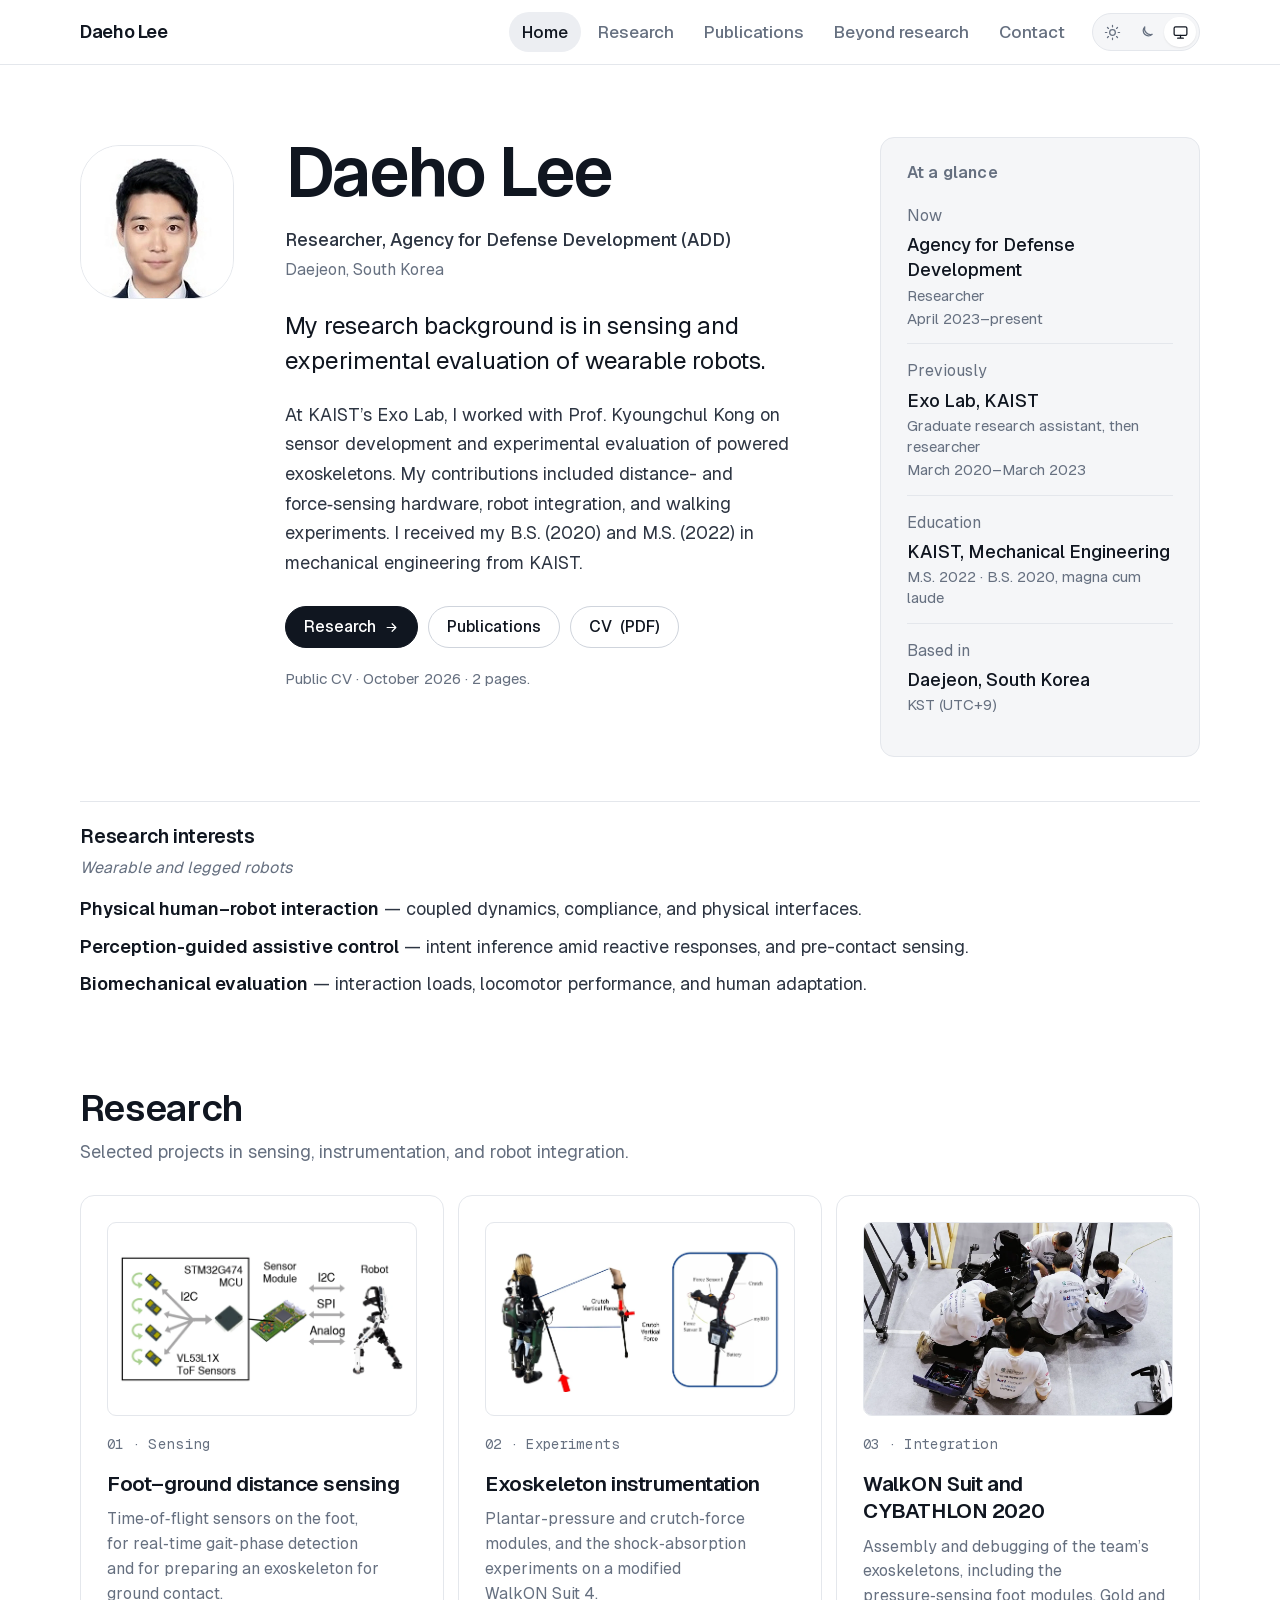
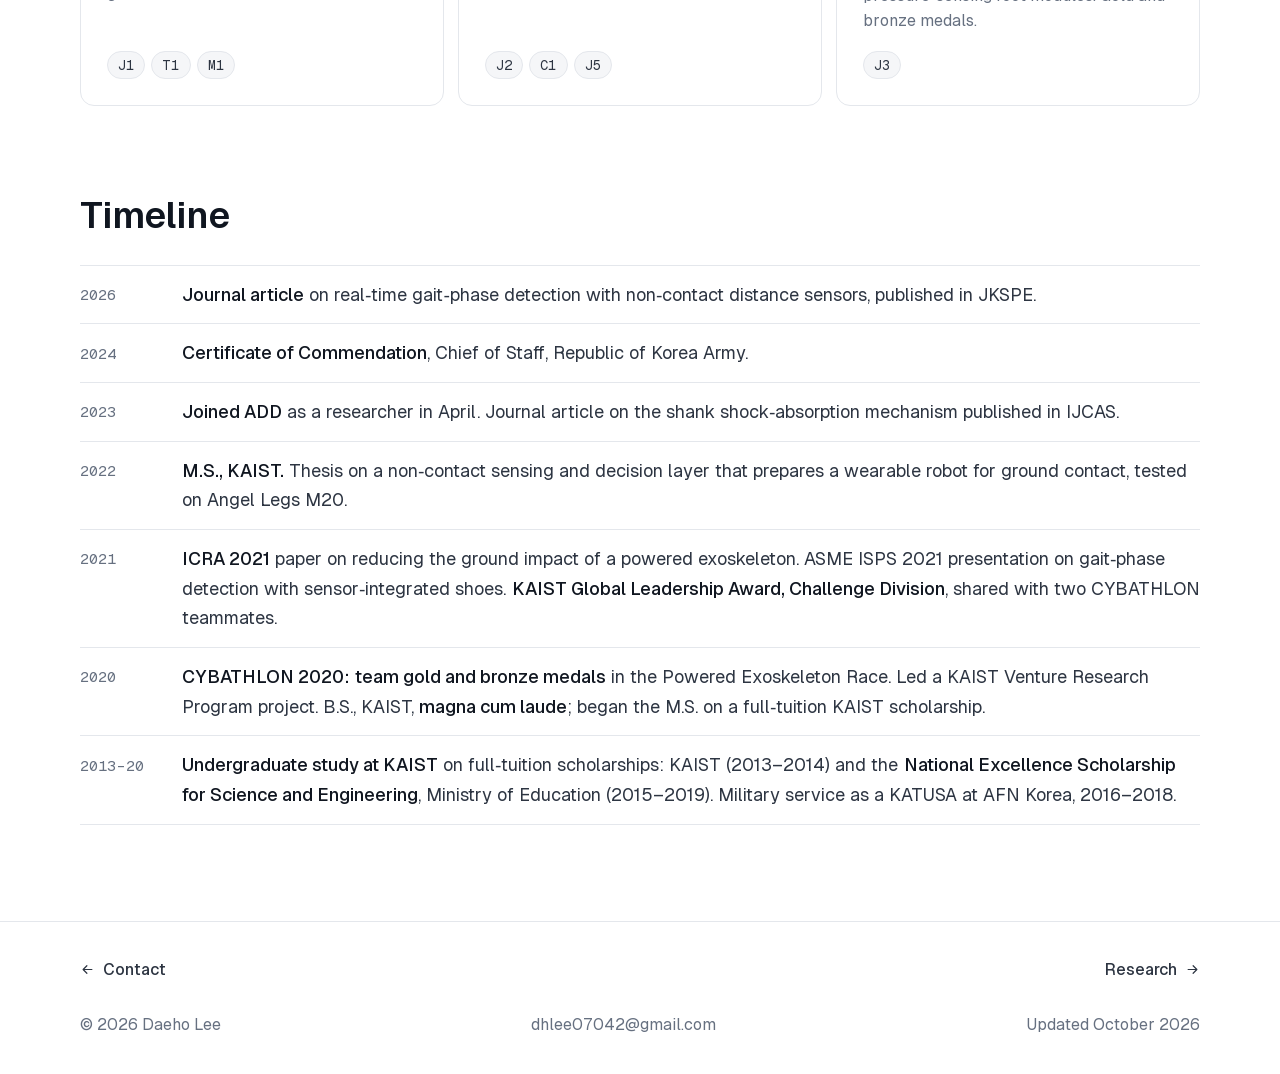
<file: index.html>
<!doctype html>
<html lang="en">
<head>
<meta charset="utf-8">
<meta name="viewport" content="width=device-width,initial-scale=1,viewport-fit=cover">
<meta name="referrer" content="strict-origin-when-cross-origin">
<meta name="site-release" content="2026-10-18.1">
<title>Daeho Lee</title>
<meta name="description" content="Daeho Lee — researcher at the Agency for Defense Development, with a background in wearable-robot sensing and experimental evaluation and research interests in wearable and legged robotics.">
<link rel="canonical" href="https://daeholee.me/">
<meta property="og:type" content="website">
<meta property="og:site_name" content="Daeho Lee">
<meta property="og:title" content="Daeho Lee">
<meta property="og:description" content="Daeho Lee — researcher at the Agency for Defense Development, with a background in wearable-robot sensing and experimental evaluation and research interests in wearable and legged robotics.">
<meta property="og:url" content="https://daeholee.me/">
<meta property="og:image" content="https://daeholee.me/assets/img/og.png">
<meta property="og:image:width" content="1200">
<meta property="og:image:height" content="630">
<meta name="twitter:card" content="summary_large_image">
<meta name="theme-color" content="#ffffff" media="(prefers-color-scheme: light)">
<meta name="theme-color" content="#0d1117" media="(prefers-color-scheme: dark)">
<link rel="icon" href="data:image/svg+xml,%3Csvg xmlns='http://www.w3.org/2000/svg' viewBox='0 0 64 64'%3E%3Crect width='64' height='64' rx='14' fill='%23101620'/%3E%3Ctext x='32' y='44' text-anchor='middle' font-family='system-ui,sans-serif' font-size='34' font-weight='600' fill='%23fff'%3ED%3C/text%3E%3C/svg%3E">
<link rel="preload" href="assets/fonts/Geist-Variable.woff2" as="font" type="font/woff2" crossorigin>
<script id="theme-bootstrap">
(function(){
  'use strict';
  var root=document.documentElement,pref='system';
  try{var s=localStorage.getItem('dhl-portfolio-theme-v1');if(s==='light'||s==='dark'||s==='system')pref=s;}catch(e){}
  root.setAttribute('data-theme-preference',pref);
  if(pref==='system')root.removeAttribute('data-theme');else root.setAttribute('data-theme',pref);
})();
</script>
<link rel="stylesheet" href="styles.css?v=2026-10-18.1">
<script src="app.js?v=2026-10-18.1" defer></script>
<script type="application/ld+json">
{"@context":"https://schema.org","@type":"Person","name":"Daeho Lee","url":"https://daeholee.me/","image":"https://daeholee.me/assets/img/portrait.webp","jobTitle":"Researcher","worksFor":{"@type":"Organization","name":"Agency for Defense Development"},"alumniOf":{"@type":"CollegeOrUniversity","name":"KAIST"},"email":"mailto:dhlee07042@gmail.com","address":{"@type":"PostalAddress","addressLocality":"Daejeon","addressCountry":"KR"}}
</script>
</head>
<body>
<a class="skip-link" href="#main">Skip to content</a>
<header class="site-header">
  <div class="wrap header-row">
    <a class="brand" href="index.html">Daeho Lee</a>
    <div class="header-controls">
      <nav class="site-nav" id="site-nav" data-open="false" aria-label="Main">
        <a href="index.html" aria-current="page">Home</a>
        <a href="research.html">Research</a>
        <a href="publications.html">Publications</a>
        <a href="personal.html">Beyond research</a>
        <a href="contact.html">Contact</a>
      </nav>
      <div class="theme-control" role="group" aria-label="Appearance">
        <button type="button" data-theme-value="light" aria-pressed="false" aria-label="Light" title="Light"><svg viewBox="0 0 24 24" aria-hidden="true"><circle cx="12" cy="12" r="4"/><path d="M12 2v2M12 20v2M4.9 4.9l1.4 1.4M17.7 17.7l1.4 1.4M2 12h2M20 12h2M4.9 19.1l1.4-1.4M17.7 6.3l1.4-1.4"/></svg></button>
        <button type="button" data-theme-value="dark" aria-pressed="false" aria-label="Dark" title="Dark"><svg viewBox="0 0 24 24" aria-hidden="true"><path d="M20 14.5A8.5 8.5 0 0 1 9.5 4a7 7 0 1 0 10.5 10.5z"/></svg></button>
        <button type="button" data-theme-value="system" aria-pressed="false" aria-label="Match system" title="Match system"><svg viewBox="0 0 24 24" aria-hidden="true"><rect x="3" y="4" width="18" height="12" rx="2"/><path d="M8 20h8M12 16v4"/></svg></button>
      </div>
      <button class="menu-toggle" type="button" aria-controls="site-nav" aria-expanded="false" aria-label="Menu"><svg class="icon-open" viewBox="0 0 24 24" aria-hidden="true"><path d="M4 7h16M4 12h16M4 17h16"/></svg><svg class="icon-close" viewBox="0 0 24 24" aria-hidden="true"><path d="M6 6l12 12M18 6 6 18"/></svg></button>
    </div>
  </div>
</header>
<main class="wrap" id="main" tabindex="-1">
<section class="view">
  <div class="hero">
    <img class="portrait" src="assets/img/portrait.webp" alt="Daeho Lee" width="591" height="591">
    <div class="hero-text">
      <h1>Daeho Lee</h1>
      <p class="role">Researcher, Agency for Defense Development (ADD)<span>Daejeon, South Korea</span></p>
      <p class="lede">My research background is in sensing and experimental evaluation of wearable robots.</p>
      <div class="bio prose">
        <p>At KAIST’s Exo Lab, I worked with Prof.&nbsp;Kyoungchul Kong on sensor development and experimental evaluation of powered exoskeletons. My contributions included distance- and force‑sensing hardware, robot integration, and walking experiments. I received my B.S. (2020) and M.S. (2022) in mechanical engineering from KAIST.</p>
      </div>
      <div class="actions">
        <a class="btn primary" href="research.html">Research <svg viewBox="0 0 24 24" aria-hidden="true"><path d="M5 12h14M13 6l6 6-6 6"/></svg></a>
        <a class="btn" href="publications.html">Publications</a>
        <a class="btn" href="Daeho-Lee-CV.pdf" type="application/pdf">CV <span>(PDF)</span></a>
      </div>
      <p class="cv-note">Public CV · October 2026 · 2 pages.</p>
    </div>
    <aside class="facts" aria-labelledby="facts-title">
      <h2 id="facts-title">At a glance</h2>
      <dl>
        <div><dt>Now</dt><dd>Agency for Defense Development<span>Researcher</span><span>April 2023–present</span></dd></div>
        <div><dt>Previously</dt><dd>Exo Lab, KAIST<span>Graduate research assistant, then researcher</span><span>March 2020–March 2023</span></dd></div>
        <div><dt>Education</dt><dd>KAIST, Mechanical Engineering<span>M.S. 2022 · B.S. 2020, magna cum laude</span></dd></div>
        <div><dt>Based in</dt><dd>Daejeon, South Korea<span>KST (UTC+9)</span></dd></div>
      </dl>
    </aside>
  </div>

  <section class="research-interests" id="research-interests" aria-labelledby="interests-title">
    <h2 id="interests-title">Research interests</h2>
    <p class="ri-scope">Wearable and legged robots</p>
    <dl>
      <div class="ri-row"><dt>Physical human–robot interaction</dt><dd>coupled dynamics, compliance, and physical interfaces.</dd></div>
      <div class="ri-row"><dt>Perception-guided assistive control</dt><dd>intent inference amid reactive responses, and pre-contact sensing.</dd></div>
      <div class="ri-row"><dt>Biomechanical evaluation</dt><dd>interaction loads, locomotor performance, and human adaptation.</dd></div>
    </dl>
  </section>

  <section class="section" aria-labelledby="research-title">
    <div class="section-head">
      <h2 id="research-title">Research</h2>
      <p>Selected projects in sensing, instrumentation, and robot integration.</p>
    </div>
    <div class="cards">
      <a class="card" href="research.html#gait-phase">
        <span class="thumb fit"><img src="assets/img/tof-module.webp" alt="" loading="lazy" width="1200" height="541"></span>
        <span class="kicker">01 · Sensing</span>
        <h3>Foot⁠–⁠ground distance sensing</h3>
        <p>Time‑of‑flight sensors on the foot, for real‑time gait‑phase detection and for preparing an exoskeleton for ground contact.</p>
        <span class="chips"><span class="chip">J1</span><span class="chip">T1</span><span class="chip">M1</span></span>
      </a>
      <a class="card" href="research.html#force-sensing">
        <span class="thumb fit"><img src="assets/img/fsr-crutch.webp" alt="" loading="lazy" width="1194" height="605"></span>
        <span class="kicker">02 · Experiments</span>
        <h3>Exoskeleton instrumentation</h3>
        <p>Plantar-pressure and crutch‑force modules, and the shock‑absorption experiments on a modified WalkON Suit&nbsp;4.</p>
        <span class="chips"><span class="chip">J2</span><span class="chip">C1</span><span class="chip">J5</span></span>
      </a>
      <a class="card" href="research.html#cybathlon">
        <span class="thumb"><img src="assets/img/cybathlon-pit.webp" alt="" loading="lazy" width="1200" height="803"></span>
        <span class="kicker">03 · Integration</span>
        <h3>WalkON Suit and CYBATHLON 2020</h3>
        <p>Assembly and debugging of the team’s exoskeletons, including the pressure‑sensing foot modules. Gold and bronze medals.</p>
        <span class="chips"><span class="chip">J3</span></span>
      </a>
    </div>
  </section>

  <section class="section" id="timeline" aria-labelledby="timeline-title">
    <div class="section-head"><h2 id="timeline-title">Timeline</h2></div>
    <ol class="timeline">
      <li><span class="year">2026</span><span class="what"><strong>Journal article</strong> on real‑time gait‑phase detection with non‑contact distance sensors, published in JKSPE.</span></li>
      <li><span class="year">2024</span><span class="what"><strong>Certificate of Commendation</strong>, Chief of Staff, Republic of Korea Army.</span></li>
      <li><span class="year">2023</span><span class="what"><strong>Joined ADD</strong> as a researcher in April. Journal article on the shank shock‑absorption mechanism published in IJCAS.</span></li>
      <li><span class="year">2022</span><span class="what"><strong>M.S., KAIST.</strong> Thesis on a non‑contact sensing and decision layer that prepares a wearable robot for ground contact, tested on Angel Legs&nbsp;M20.</span></li>
      <li><span class="year">2021</span><span class="what"><strong>ICRA 2021</strong> paper on reducing the ground impact of a powered exoskeleton. ASME ISPS 2021 presentation on gait‑phase detection with sensor‑integrated shoes. <span class="honor">KAIST Global Leadership Award, Challenge Division</span>, shared with two CYBATHLON teammates.</span></li>
      <li><span class="year">2020</span><span class="what"><strong>CYBATHLON 2020:</strong> <span class="honor">team gold and bronze medals</span> in the Powered Exoskeleton Race. Led a KAIST Venture Research Program project. B.S., KAIST, <span class="honor">magna cum laude</span>; began the M.S. on a full‑tuition KAIST scholarship.</span></li>
      <li><span class="year">2013–20</span><span class="what"><strong>Undergraduate study at KAIST</strong> on full‑tuition scholarships: KAIST (2013–2014) and the <span class="honor">National Excellence Scholarship for Science and Engineering</span>, Ministry of Education (2015–2019). Military service as a KATUSA at AFN Korea, 2016–2018.</span></li>
    </ol>
  </section>
</section>
</main>
<footer class="site-footer">
  <div class="wrap">
    <nav class="pager" aria-label="Previous and next page">
      <a href="contact.html"><svg viewBox="0 0 24 24" aria-hidden="true"><path d="M19 12H5M11 6l-6 6 6 6"/></svg>Contact</a>
      <a href="research.html">Research<svg viewBox="0 0 24 24" aria-hidden="true"><path d="M5 12h14M13 6l6 6-6 6"/></svg></a>
    </nav>
    <div class="footer-bottom">
      <span>© 2026 Daeho Lee</span>
      <span>dhlee07042@gmail.com</span>
      <span>Updated October 2026</span>
    </div>
  </div>
</footer>
<div class="lightbox" id="lightbox" role="dialog" aria-modal="true" aria-label="Image" hidden>
  <button class="lb-close" type="button" aria-label="Close"><svg viewBox="0 0 24 24" aria-hidden="true"><path d="M6 6l12 12M18 6 6 18"/></svg></button>
  <figure><img alt=""><figcaption></figcaption></figure>
</div>
</body>
</html>
</file>
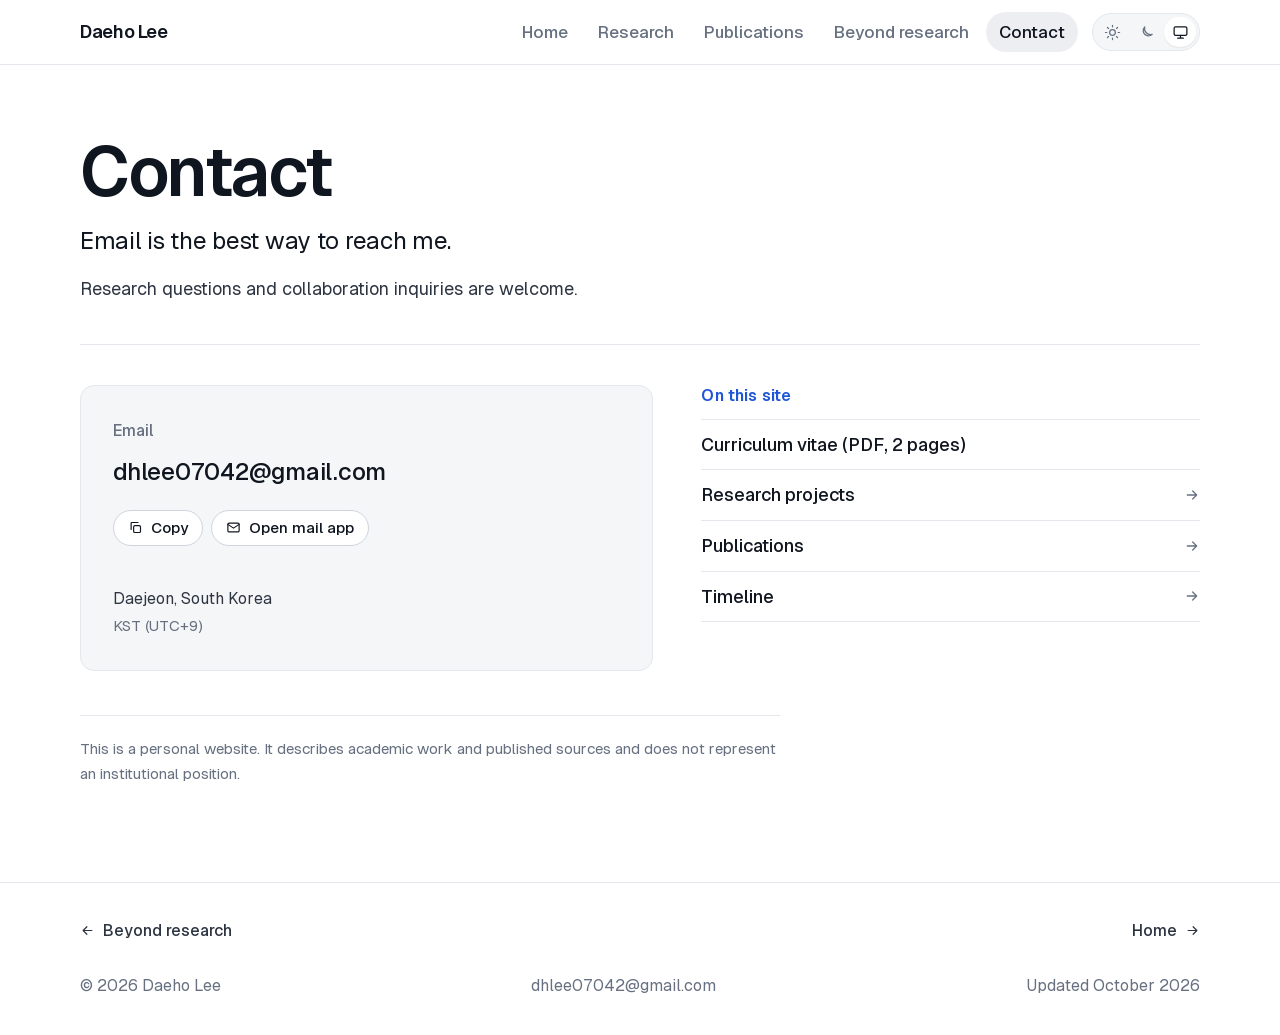
<file: contact.html>
<!doctype html>
<html lang="en">
<head>
<meta charset="utf-8">
<meta name="viewport" content="width=device-width,initial-scale=1,viewport-fit=cover">
<meta name="referrer" content="strict-origin-when-cross-origin">
<meta name="site-release" content="2026-10-18.1">
<title>Contact — Daeho Lee</title>
<meta name="description" content="How to reach Daeho Lee.">
<link rel="canonical" href="https://daeholee.me/contact.html">
<meta property="og:type" content="website">
<meta property="og:site_name" content="Daeho Lee">
<meta property="og:title" content="Contact — Daeho Lee">
<meta property="og:description" content="How to reach Daeho Lee.">
<meta property="og:url" content="https://daeholee.me/contact.html">
<meta property="og:image" content="https://daeholee.me/assets/img/og.png">
<meta property="og:image:width" content="1200">
<meta property="og:image:height" content="630">
<meta name="twitter:card" content="summary_large_image">
<meta name="theme-color" content="#ffffff" media="(prefers-color-scheme: light)">
<meta name="theme-color" content="#0d1117" media="(prefers-color-scheme: dark)">
<link rel="icon" href="data:image/svg+xml,%3Csvg xmlns='http://www.w3.org/2000/svg' viewBox='0 0 64 64'%3E%3Crect width='64' height='64' rx='14' fill='%23101620'/%3E%3Ctext x='32' y='44' text-anchor='middle' font-family='system-ui,sans-serif' font-size='34' font-weight='600' fill='%23fff'%3ED%3C/text%3E%3C/svg%3E">
<link rel="preload" href="assets/fonts/Geist-Variable.woff2" as="font" type="font/woff2" crossorigin>
<script id="theme-bootstrap">
(function(){
  'use strict';
  var root=document.documentElement,pref='system';
  try{var s=localStorage.getItem('dhl-portfolio-theme-v1');if(s==='light'||s==='dark'||s==='system')pref=s;}catch(e){}
  root.setAttribute('data-theme-preference',pref);
  if(pref==='system')root.removeAttribute('data-theme');else root.setAttribute('data-theme',pref);
})();
</script>
<link rel="stylesheet" href="styles.css?v=2026-10-18.1">
<script src="app.js?v=2026-10-18.1" defer></script>
</head>
<body>
<a class="skip-link" href="#main">Skip to content</a>
<header class="site-header">
  <div class="wrap header-row">
    <a class="brand" href="index.html">Daeho Lee</a>
    <div class="header-controls">
      <nav class="site-nav" id="site-nav" data-open="false" aria-label="Main">
        <a href="index.html">Home</a>
        <a href="research.html">Research</a>
        <a href="publications.html">Publications</a>
        <a href="personal.html">Beyond research</a>
        <a href="contact.html" aria-current="page">Contact</a>
      </nav>
      <div class="theme-control" role="group" aria-label="Appearance">
        <button type="button" data-theme-value="light" aria-pressed="false" aria-label="Light" title="Light"><svg viewBox="0 0 24 24" aria-hidden="true"><circle cx="12" cy="12" r="4"/><path d="M12 2v2M12 20v2M4.9 4.9l1.4 1.4M17.7 17.7l1.4 1.4M2 12h2M20 12h2M4.9 19.1l1.4-1.4M17.7 6.3l1.4-1.4"/></svg></button>
        <button type="button" data-theme-value="dark" aria-pressed="false" aria-label="Dark" title="Dark"><svg viewBox="0 0 24 24" aria-hidden="true"><path d="M20 14.5A8.5 8.5 0 0 1 9.5 4a7 7 0 1 0 10.5 10.5z"/></svg></button>
        <button type="button" data-theme-value="system" aria-pressed="false" aria-label="Match system" title="Match system"><svg viewBox="0 0 24 24" aria-hidden="true"><rect x="3" y="4" width="18" height="12" rx="2"/><path d="M8 20h8M12 16v4"/></svg></button>
      </div>
      <button class="menu-toggle" type="button" aria-controls="site-nav" aria-expanded="false" aria-label="Menu"><svg class="icon-open" viewBox="0 0 24 24" aria-hidden="true"><path d="M4 7h16M4 12h16M4 17h16"/></svg><svg class="icon-close" viewBox="0 0 24 24" aria-hidden="true"><path d="M6 6l12 12M18 6 6 18"/></svg></button>
    </div>
  </div>
</header>
<main class="wrap" id="main" tabindex="-1">
<section class="view">
  <header class="page-head">
    <div>
      <h1>Contact</h1>
      <p class="lede">Email is the best way to reach me.</p>
      <p class="intro">Research questions and collaboration inquiries are welcome.</p>
    </div>
  </header>

  <div class="contact">
    <section class="contact-card" aria-labelledby="email-label">
      <p class="label" id="email-label">Email</p>
      <p class="email">dhlee07042@gmail.com</p>
      <div class="row">
        <button class="btn small" type="button" data-copy="dhlee07042@gmail.com" aria-describedby="copy-status"><svg viewBox="0 0 24 24" aria-hidden="true"><rect x="9" y="9" width="11" height="11" rx="2"/><path d="M5 15V5a1 1 0 0 1 1-1h10"/></svg>Copy</button>
        <a class="btn small" href="mailto:dhlee07042@gmail.com"><svg viewBox="0 0 24 24" aria-hidden="true"><rect x="3" y="5" width="18" height="14" rx="2"/><path d="m3 7 9 6 9-6"/></svg>Open mail app</a>
      </div>
      <p class="status" id="copy-status" role="status" aria-live="polite"></p>
      <p class="where">Daejeon, South Korea<span>KST (UTC+9)</span></p>
    </section>
    <aside aria-labelledby="elsewhere-title">
      <h2 class="eyebrow" id="elsewhere-title">On this site</h2>
      <ul class="links-list">
        <li><a href="Daeho-Lee-CV.pdf" type="application/pdf">Curriculum vitae (PDF, 2 pages)</a></li>
        <li><a href="research.html">Research projects <svg viewBox="0 0 24 24" aria-hidden="true"><path d="M5 12h14M13 6l6 6-6 6"/></svg></a></li>
        <li><a href="publications.html">Publications <svg viewBox="0 0 24 24" aria-hidden="true"><path d="M5 12h14M13 6l6 6-6 6"/></svg></a></li>
        <li><a href="index.html#timeline">Timeline <svg viewBox="0 0 24 24" aria-hidden="true"><path d="M5 12h14M13 6l6 6-6 6"/></svg></a></li>
      </ul>
    </aside>
  </div>

  <p class="note">This is a personal website. It describes academic work and published sources and does not represent an institutional position.</p>
</section>
</main>
<footer class="site-footer">
  <div class="wrap">
    <nav class="pager" aria-label="Previous and next page">
      <a href="personal.html"><svg viewBox="0 0 24 24" aria-hidden="true"><path d="M19 12H5M11 6l-6 6 6 6"/></svg>Beyond research</a>
      <a href="index.html">Home<svg viewBox="0 0 24 24" aria-hidden="true"><path d="M5 12h14M13 6l6 6-6 6"/></svg></a>
    </nav>
    <div class="footer-bottom">
      <span>© 2026 Daeho Lee</span>
      <span>dhlee07042@gmail.com</span>
      <span>Updated October 2026</span>
    </div>
  </div>
</footer>
<div class="lightbox" id="lightbox" role="dialog" aria-modal="true" aria-label="Image" hidden>
  <button class="lb-close" type="button" aria-label="Close"><svg viewBox="0 0 24 24" aria-hidden="true"><path d="M6 6l12 12M18 6 6 18"/></svg></button>
  <figure><img alt=""><figcaption></figcaption></figure>
</div>
</body>
</html>
</file>
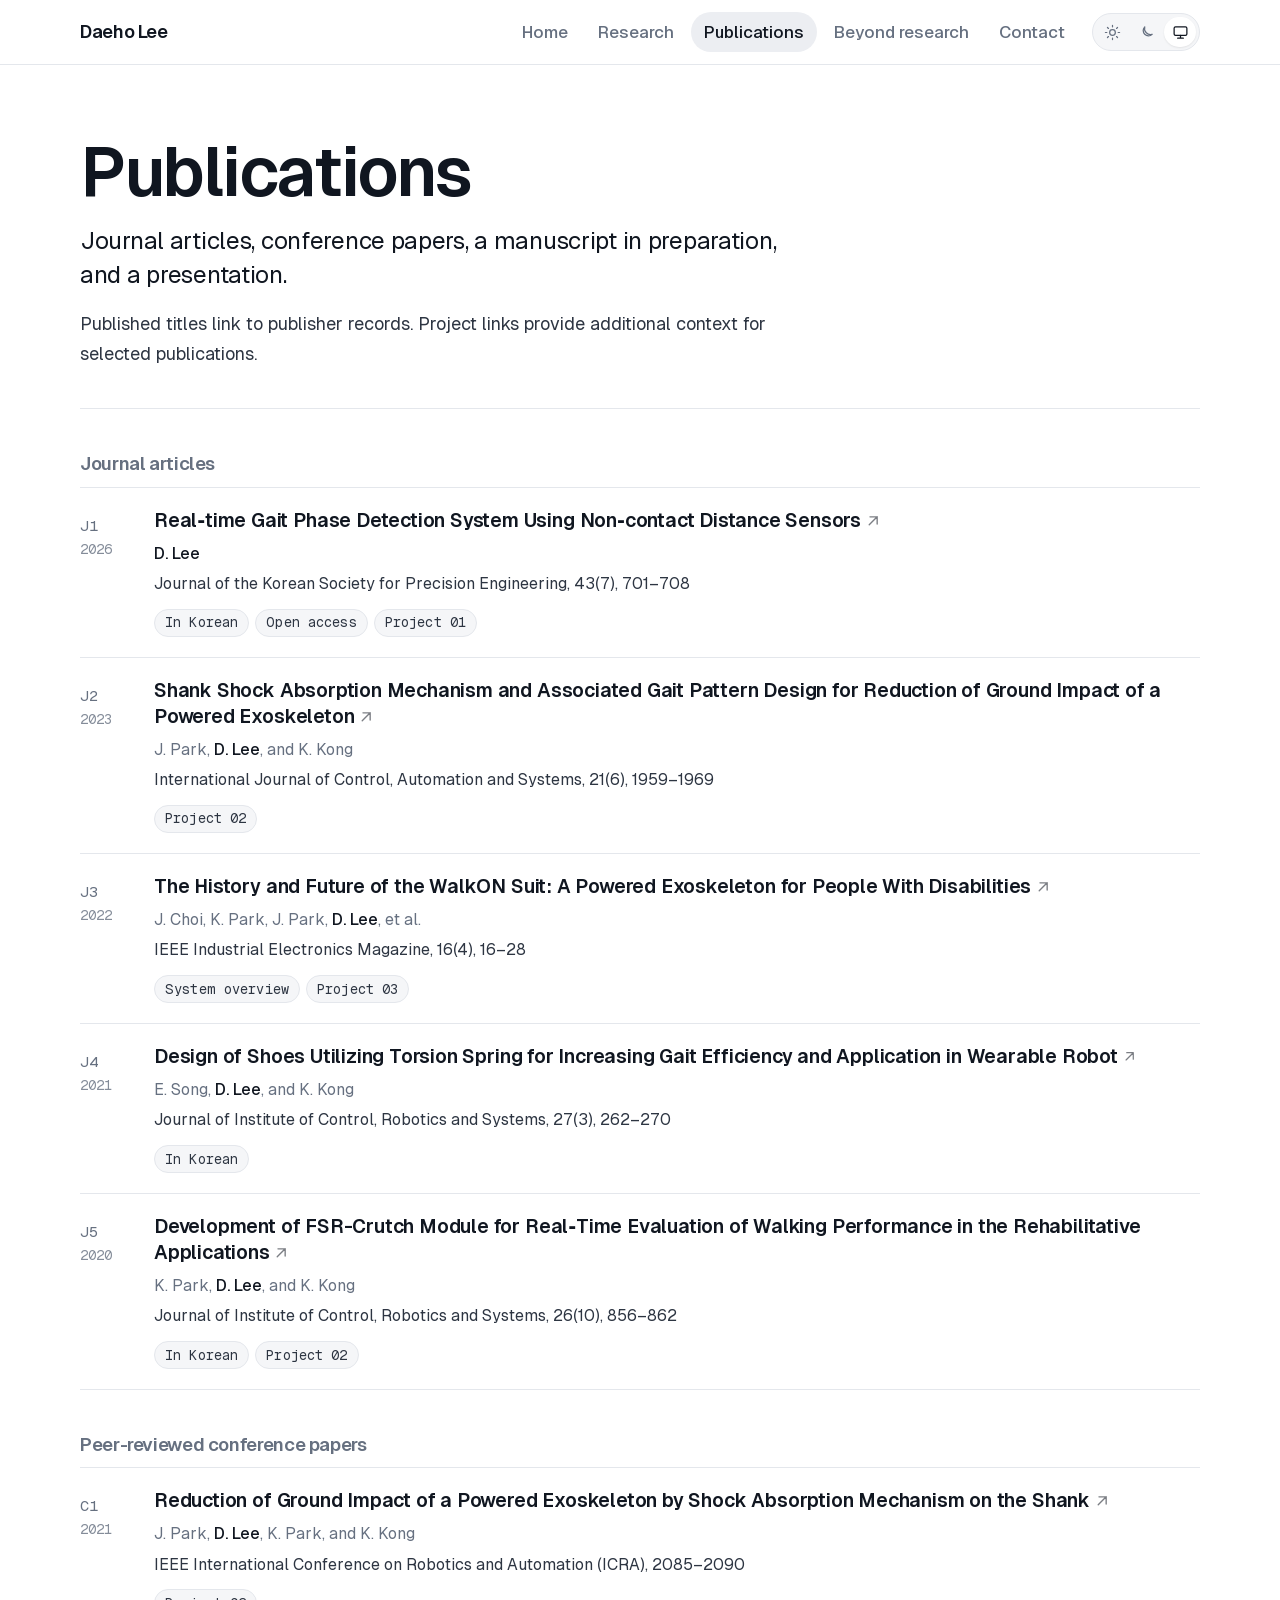
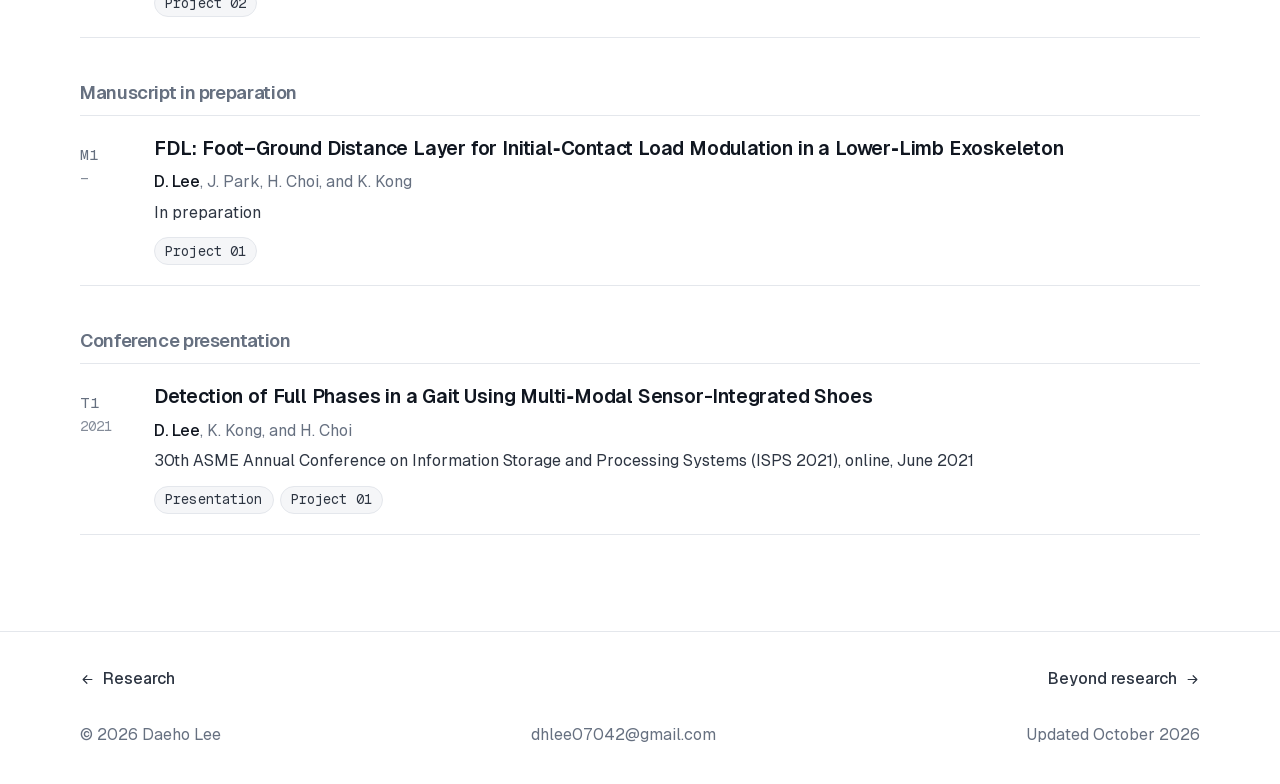
<file: publications.html>
<!doctype html>
<html lang="en">
<head>
<meta charset="utf-8">
<meta name="viewport" content="width=device-width,initial-scale=1,viewport-fit=cover">
<meta name="referrer" content="strict-origin-when-cross-origin">
<meta name="site-release" content="2026-10-18.1">
<title>Publications — Daeho Lee</title>
<meta name="description" content="Journal articles, conference papers, and presentations by Daeho Lee.">
<link rel="canonical" href="https://daeholee.me/publications.html">
<meta property="og:type" content="website">
<meta property="og:site_name" content="Daeho Lee">
<meta property="og:title" content="Publications — Daeho Lee">
<meta property="og:description" content="Journal articles, conference papers, and presentations by Daeho Lee.">
<meta property="og:url" content="https://daeholee.me/publications.html">
<meta property="og:image" content="https://daeholee.me/assets/img/og.png">
<meta property="og:image:width" content="1200">
<meta property="og:image:height" content="630">
<meta name="twitter:card" content="summary_large_image">
<meta name="theme-color" content="#ffffff" media="(prefers-color-scheme: light)">
<meta name="theme-color" content="#0d1117" media="(prefers-color-scheme: dark)">
<link rel="icon" href="data:image/svg+xml,%3Csvg xmlns='http://www.w3.org/2000/svg' viewBox='0 0 64 64'%3E%3Crect width='64' height='64' rx='14' fill='%23101620'/%3E%3Ctext x='32' y='44' text-anchor='middle' font-family='system-ui,sans-serif' font-size='34' font-weight='600' fill='%23fff'%3ED%3C/text%3E%3C/svg%3E">
<link rel="preload" href="assets/fonts/Geist-Variable.woff2" as="font" type="font/woff2" crossorigin>
<script id="theme-bootstrap">
(function(){
  'use strict';
  var root=document.documentElement,pref='system';
  try{var s=localStorage.getItem('dhl-portfolio-theme-v1');if(s==='light'||s==='dark'||s==='system')pref=s;}catch(e){}
  root.setAttribute('data-theme-preference',pref);
  if(pref==='system')root.removeAttribute('data-theme');else root.setAttribute('data-theme',pref);
})();
</script>
<link rel="stylesheet" href="styles.css?v=2026-10-18.1">
<script src="app.js?v=2026-10-18.1" defer></script>
</head>
<body>
<a class="skip-link" href="#main">Skip to content</a>
<header class="site-header">
  <div class="wrap header-row">
    <a class="brand" href="index.html">Daeho Lee</a>
    <div class="header-controls">
      <nav class="site-nav" id="site-nav" data-open="false" aria-label="Main">
        <a href="index.html">Home</a>
        <a href="research.html">Research</a>
        <a href="publications.html" aria-current="page">Publications</a>
        <a href="personal.html">Beyond research</a>
        <a href="contact.html">Contact</a>
      </nav>
      <div class="theme-control" role="group" aria-label="Appearance">
        <button type="button" data-theme-value="light" aria-pressed="false" aria-label="Light" title="Light"><svg viewBox="0 0 24 24" aria-hidden="true"><circle cx="12" cy="12" r="4"/><path d="M12 2v2M12 20v2M4.9 4.9l1.4 1.4M17.7 17.7l1.4 1.4M2 12h2M20 12h2M4.9 19.1l1.4-1.4M17.7 6.3l1.4-1.4"/></svg></button>
        <button type="button" data-theme-value="dark" aria-pressed="false" aria-label="Dark" title="Dark"><svg viewBox="0 0 24 24" aria-hidden="true"><path d="M20 14.5A8.5 8.5 0 0 1 9.5 4a7 7 0 1 0 10.5 10.5z"/></svg></button>
        <button type="button" data-theme-value="system" aria-pressed="false" aria-label="Match system" title="Match system"><svg viewBox="0 0 24 24" aria-hidden="true"><rect x="3" y="4" width="18" height="12" rx="2"/><path d="M8 20h8M12 16v4"/></svg></button>
      </div>
      <button class="menu-toggle" type="button" aria-controls="site-nav" aria-expanded="false" aria-label="Menu"><svg class="icon-open" viewBox="0 0 24 24" aria-hidden="true"><path d="M4 7h16M4 12h16M4 17h16"/></svg><svg class="icon-close" viewBox="0 0 24 24" aria-hidden="true"><path d="M6 6l12 12M18 6 6 18"/></svg></button>
    </div>
  </div>
</header>
<main class="wrap" id="main" tabindex="-1">
<section class="view">
  <header class="page-head">
    <div>
      <h1>Publications</h1>
      <p class="lede">Journal articles, conference papers, a manuscript in preparation, and a presentation.</p>
      <p class="intro">Published titles link to publisher records. Project links provide additional context for selected publications.</p>
    </div>
  </header>

  <section class="pub-group"><h2>Journal articles</h2><ol class="pub-list">
<li class="pub" id="J1">
  <span class="id">J1<small>2026</small></span>
  <div>
    <h3><a class="ext" href="https://doi.org/10.7736/JKSPE.026.00011" target="_blank" rel="noopener">Real‑time Gait Phase Detection System Using Non‑contact Distance Sensors</a></h3>
    <p class="authors"><strong>D. Lee</strong></p>
    <p class="venue">Journal of the Korean Society for Precision Engineering, 43(7), 701–708</p>
    <div class="links"><span class="chip">In Korean</span><span class="chip">Open access</span><a class="chip" href="research.html#gait-phase">Project 01</a></div>
  </div>
</li>
<li class="pub" id="J2">
  <span class="id">J2<small>2023</small></span>
  <div>
    <h3><a class="ext" href="https://doi.org/10.1007/s12555-022-0905-y" target="_blank" rel="noopener">Shank Shock Absorption Mechanism and Associated Gait Pattern Design for Reduction of Ground Impact of a Powered Exoskeleton</a></h3>
    <p class="authors">J. Park, <strong>D. Lee</strong>, and K. Kong</p>
    <p class="venue">International Journal of Control, Automation and Systems, 21(6), 1959–1969</p>
    <div class="links"><a class="chip" href="research.html#force-sensing">Project 02</a></div>
  </div>
</li>
<li class="pub" id="J3">
  <span class="id">J3<small>2022</small></span>
  <div>
    <h3><a class="ext" href="https://doi.org/10.1109/MIE.2021.3113267" target="_blank" rel="noopener">The History and Future of the WalkON Suit: A Powered Exoskeleton for People With Disabilities</a></h3>
    <p class="authors">J. Choi, K. Park, J. Park, <strong>D. Lee</strong>, et al.</p>
    <p class="venue">IEEE Industrial Electronics Magazine, 16(4), 16–28</p>
    <div class="links"><span class="chip">System overview</span><a class="chip" href="research.html#cybathlon">Project 03</a></div>
  </div>
</li>
<li class="pub" id="J4">
  <span class="id">J4<small>2021</small></span>
  <div>
    <h3><a class="ext" href="https://doi.org/10.5302/J.ICROS.2021.21.0006" target="_blank" rel="noopener">Design of Shoes Utilizing Torsion Spring for Increasing Gait Efficiency and Application in Wearable Robot</a></h3>
    <p class="authors">E. Song, <strong>D. Lee</strong>, and K. Kong</p>
    <p class="venue">Journal of Institute of Control, Robotics and Systems, 27(3), 262–270</p>
    <div class="links"><span class="chip">In Korean</span></div>
  </div>
</li>
<li class="pub" id="J5">
  <span class="id">J5<small>2020</small></span>
  <div>
    <h3><a class="ext" href="https://doi.org/10.5302/J.ICROS.2020.20.0113" target="_blank" rel="noopener">Development of FSR-Crutch Module for Real‑Time Evaluation of Walking Performance in the Rehabilitative Applications</a></h3>
    <p class="authors">K. Park, <strong>D. Lee</strong>, and K. Kong</p>
    <p class="venue">Journal of Institute of Control, Robotics and Systems, 26(10), 856–862</p>
    <div class="links"><span class="chip">In Korean</span><a class="chip" href="research.html#force-sensing">Project 02</a></div>
  </div>
</li>
  </ol></section>

  <section class="pub-group"><h2>Peer-reviewed conference papers</h2><ol class="pub-list">
<li class="pub" id="C1">
  <span class="id">C1<small>2021</small></span>
  <div>
    <h3><a class="ext" href="https://doi.org/10.1109/ICRA48506.2021.9561153" target="_blank" rel="noopener">Reduction of Ground Impact of a Powered Exoskeleton by Shock Absorption Mechanism on the Shank</a></h3>
    <p class="authors">J. Park, <strong>D. Lee</strong>, K. Park, and K. Kong</p>
    <p class="venue">IEEE International Conference on Robotics and Automation (ICRA), 2085–2090</p>
    <div class="links"><a class="chip" href="research.html#force-sensing">Project 02</a></div>
  </div>
</li>
  </ol></section>

  <section class="pub-group"><h2>Manuscript in preparation</h2><ol class="pub-list">
<li class="pub" id="M1">
  <span class="id">M1<small>—</small></span>
  <div>
    <h3>FDL: Foot⁠–⁠Ground Distance Layer for Initial‑Contact Load Modulation in a Lower‑Limb Exoskeleton</h3>
    <p class="authors"><strong>D. Lee</strong>, J. Park, H. Choi, and K. Kong</p>
    <p class="venue">In preparation</p>
    <div class="links"><a class="chip" href="research.html#initial-contact">Project 01</a></div>
  </div>
</li>
  </ol></section>

  <section class="pub-group"><h2>Conference presentation</h2><ol class="pub-list">
<li class="pub" id="T1">
  <span class="id">T1<small>2021</small></span>
  <div>
    <h3>Detection of Full Phases in a Gait Using Multi‑Modal Sensor-Integrated Shoes</h3>
    <p class="authors"><strong>D. Lee</strong>, K. Kong, and H. Choi</p>
    <p class="venue">30th ASME Annual Conference on Information Storage and Processing Systems (ISPS 2021), online, June 2021</p>
    <div class="links"><span class="chip">Presentation</span><a class="chip" href="research.html#gait-phase">Project 01</a></div>
  </div>
</li>
  </ol></section>
</section>
</main>
<footer class="site-footer">
  <div class="wrap">
    <nav class="pager" aria-label="Previous and next page">
      <a href="research.html"><svg viewBox="0 0 24 24" aria-hidden="true"><path d="M19 12H5M11 6l-6 6 6 6"/></svg>Research</a>
      <a href="personal.html">Beyond research<svg viewBox="0 0 24 24" aria-hidden="true"><path d="M5 12h14M13 6l6 6-6 6"/></svg></a>
    </nav>
    <div class="footer-bottom">
      <span>© 2026 Daeho Lee</span>
      <span>dhlee07042@gmail.com</span>
      <span>Updated October 2026</span>
    </div>
  </div>
</footer>
<div class="lightbox" id="lightbox" role="dialog" aria-modal="true" aria-label="Image" hidden>
  <button class="lb-close" type="button" aria-label="Close"><svg viewBox="0 0 24 24" aria-hidden="true"><path d="M6 6l12 12M18 6 6 18"/></svg></button>
  <figure><img alt=""><figcaption></figcaption></figure>
</div>
</body>
</html>
</file>
<file: styles.css>
/* daeholee.me — site styles. Release 2026-10-18.1 */

@font-face{font-family:"Geist";src:url("assets/fonts/Geist-Variable.woff2") format("woff2");font-weight:100 900;font-style:normal;font-display:swap}
@font-face{font-family:"Geist Mono";src:url("assets/fonts/GeistMono-Variable.woff2") format("woff2");font-weight:100 900;font-style:normal;font-display:swap}

/* ---------- Tokens ---------- */
:root{
  color-scheme:light;
  --bg:#ffffff;
  --bg-2:#f5f6f8;
  --bg-3:#eceef2;
  --ink:#101620;
  --ink-2:#2d3542;
  --muted:#667080;
  --line:#e4e7ec;
  --line-2:#cfd4dc;
  --accent:#1f56d6;
  --accent-ink:#ffffff;
  --accent-soft:#e9f0ff;
  --shadow:0 1px 2px rgba(16,22,32,.04),0 8px 24px rgba(16,22,32,.06);
  --font:"Geist",ui-sans-serif,system-ui,-apple-system,"Segoe UI",Roboto,"Helvetica Neue",Arial,sans-serif;
  --mono:"Geist Mono",ui-monospace,SFMono-Regular,Menlo,Consolas,monospace;
  --gutter:clamp(18px,4vw,48px);
  --measure:1120px;
  --r:14px;
  --r-s:9px;
  --h1:clamp(2.45rem,1.6rem + 3.4vw,4.4rem);
  --h2:clamp(1.65rem,1.3rem + 1.4vw,2.3rem);
  --h3:clamp(1.2rem,1.1rem + 0.45vw,1.45rem);
  --lede:clamp(1.2rem,1.08rem + 0.6vw,1.5rem);
  --body:clamp(1.0625rem,1rem + 0.3vw,1.125rem);
  --label:1rem;
  --small:0.95rem;
  --header-h:64px;
}
@media (prefers-color-scheme:dark){
  :root:not([data-theme=light]){
    color-scheme:dark;
    --bg:#0d1117;--bg-2:#141a22;--bg-3:#1b232d;
    --ink:#e8ecf1;--ink-2:#c3c9d2;--muted:#8f9aa8;
    --line:#222b36;--line-2:#303b48;
    --accent:#7ea6ff;--accent-ink:#0b1424;--accent-soft:#16233a;
    --shadow:0 1px 2px rgba(0,0,0,.3),0 8px 24px rgba(0,0,0,.35);
  }
}
:root[data-theme=dark]{
  color-scheme:dark;
  --bg:#0d1117;--bg-2:#141a22;--bg-3:#1b232d;
  --ink:#e8ecf1;--ink-2:#c3c9d2;--muted:#8f9aa8;
  --line:#222b36;--line-2:#303b48;
  --accent:#7ea6ff;--accent-ink:#0b1424;--accent-soft:#16233a;
  --shadow:0 1px 2px rgba(0,0,0,.3),0 8px 24px rgba(0,0,0,.35);
}

/* ---------- Base ---------- */
*,*::before,*::after{box-sizing:border-box}
html{scroll-padding-top:calc(var(--header-h) + 16px);-webkit-text-size-adjust:100%}
body{
  margin:0;background:var(--bg);color:var(--ink);
  font-family:var(--font);font-size:var(--body);line-height:1.65;
  -webkit-font-smoothing:antialiased;text-rendering:optimizeLegibility;
  font-feature-settings:"ss01","cv11";
}
button,select,input{font:inherit;color:inherit}
button{cursor:pointer}
img,svg,video{max-width:100%;height:auto}
img{display:block}
[hidden]{display:none!important}
h1,h2,h3,h4,p,figure,dl,dd{margin:0}
h1,h2,h3,h4{font-weight:600;line-height:1.15;letter-spacing:-.02em;text-wrap:balance}
h1{font-size:var(--h1);letter-spacing:-.035em;line-height:1.02}
h2{font-size:var(--h2)}
h3{font-size:var(--h3);line-height:1.3}
p{text-wrap:pretty}
p+p{margin-top:.9em}
ul,ol{margin:0;padding-left:1.25em}
li+li{margin-top:.35em}
strong{font-weight:600}
em{font-style:italic}
:focus-visible{outline:2px solid var(--accent);outline-offset:3px;border-radius:4px}
::selection{background:var(--accent-soft);color:var(--ink)}

/* Links: quiet by default. Running-text links get a hairline underline in the
   muted color; the color only changes on hover. External links show a small
   arrow glyph via .ext, never an underline+blue+arrow stack. */
a{color:inherit;text-decoration:none}
.prose a,.inline-link{
  color:var(--ink);text-decoration:underline;text-decoration-color:var(--line-2);
  text-decoration-thickness:1px;text-underline-offset:.22em;
  transition:text-decoration-color .15s,color .15s;
}
.prose a:hover,.inline-link:hover{color:var(--accent);text-decoration-color:var(--accent)}
.ext::after{
  content:"";display:inline-block;width:.62em;height:.62em;margin-left:.3em;vertical-align:0;
  background:currentColor;
  -webkit-mask:url("data:image/svg+xml,%3Csvg xmlns='http://www.w3.org/2000/svg' viewBox='0 0 16 16'%3E%3Cpath d='M4 2.5h9.5V12M13.5 2.5 3 13' fill='none' stroke='%23000' stroke-width='1.8' stroke-linecap='round' stroke-linejoin='round'/%3E%3C/svg%3E") center/contain no-repeat;
  mask:url("data:image/svg+xml,%3Csvg xmlns='http://www.w3.org/2000/svg' viewBox='0 0 16 16'%3E%3Cpath d='M4 2.5h9.5V12M13.5 2.5 3 13' fill='none' stroke='%23000' stroke-width='1.8' stroke-linecap='round' stroke-linejoin='round'/%3E%3C/svg%3E") center/contain no-repeat;
  opacity:.55;
}
a:hover .ext::after,.ext:hover::after{opacity:1}

.wrap{width:min(var(--measure),calc(100% - 2*var(--gutter)));margin-inline:auto}
.prose{max-width:66ch}
.muted{color:var(--muted)}
.small{font-size:var(--small)}
.mono{font-family:var(--mono);font-variant-numeric:tabular-nums}
.nowrap{white-space:nowrap}
.eyebrow{
  font-size:var(--label);font-weight:600;letter-spacing:.01em;color:var(--accent);
  margin-bottom:.7rem;line-height:1.4;
}
.lede{font-size:var(--lede);line-height:1.45;letter-spacing:-.012em;color:var(--ink);max-width:36ch}
.sr-only{position:absolute!important;width:1px;height:1px;margin:-1px;padding:0;overflow:hidden;clip:rect(0,0,0,0);white-space:nowrap;border:0}
.skip-link{position:fixed;left:16px;top:-100px;z-index:100;background:var(--bg);color:var(--ink);padding:10px 16px;border:1px solid var(--line);border-radius:var(--r-s)}
.skip-link:focus{top:12px}

/* ---------- Header ---------- */
.site-header{
  position:sticky;top:0;z-index:20;
  background:color-mix(in srgb,var(--bg) 84%,transparent);
  -webkit-backdrop-filter:saturate(1.6) blur(14px);backdrop-filter:saturate(1.6) blur(14px);
  border-bottom:1px solid var(--line);
}
@supports not (color-mix(in srgb,#fff 50%,transparent)){.site-header{background:var(--bg)}}
.header-row{min-height:var(--header-h);display:flex;align-items:center;justify-content:space-between;gap:16px}
.brand{font-weight:600;font-size:1.125rem;letter-spacing:-.02em;color:var(--ink);white-space:nowrap;padding:8px 0}
.header-controls{display:flex;align-items:center;gap:14px;min-width:0}
.site-nav{display:flex;align-items:center;gap:4px}
.site-nav a{
  display:inline-flex;align-items:center;min-height:40px;padding:0 13px;border-radius:999px;
  color:var(--muted);font-size:1.0625rem;font-weight:500;white-space:nowrap;
  transition:color .15s,background-color .15s;
}
.site-nav a:hover{color:var(--ink);background:var(--bg-2)}
.site-nav a[aria-current=page]{color:var(--ink);background:var(--bg-3)}

/* Theme: a three-way segmented control, icons only. */
.theme-control{display:none}
.js .theme-control{display:inline-flex}
.theme-control{align-items:center;gap:2px;padding:3px;border:1px solid var(--line);border-radius:999px;background:var(--bg-2)}
.theme-control button{
  width:32px;height:30px;display:inline-grid;place-items:center;border:0;border-radius:999px;
  background:transparent;color:var(--muted);transition:background-color .15s,color .15s;
}
.theme-control button:hover{color:var(--ink)}
.theme-control button[aria-pressed=true]{background:var(--bg);color:var(--ink);box-shadow:0 1px 2px rgba(0,0,0,.08)}
.theme-control svg{width:17px;height:17px;stroke:currentColor;fill:none;stroke-width:1.75;stroke-linecap:round;stroke-linejoin:round}

.menu-toggle{
  display:none;width:40px;height:40px;place-items:center;border:1px solid var(--line);
  border-radius:999px;background:transparent;color:var(--ink);
}
.menu-toggle svg{width:18px;height:18px;stroke:currentColor;fill:none;stroke-width:1.9;stroke-linecap:round}
.menu-toggle .icon-close{display:none}
.menu-toggle[aria-expanded=true] .icon-open{display:none}
.menu-toggle[aria-expanded=true] .icon-close{display:block}

/* ---------- Layout ---------- */
main{min-height:60vh}
.view{padding:clamp(36px,6vw,72px) 0 clamp(56px,8vw,96px)}
.section{margin-top:clamp(44px,7vw,88px)}
.section-head{margin-bottom:clamp(18px,3vw,28px)}
.section-head p{color:var(--muted);max-width:62ch;margin-top:.5rem}

/* ---------- Home ---------- */
.hero{display:grid;grid-template-columns:auto minmax(0,1fr) minmax(260px,320px);gap:clamp(24px,4vw,56px);align-items:start}
.portrait{width:clamp(120px,12vw,156px);height:auto;aspect-ratio:1;border-radius:26%;object-fit:cover;border:1px solid var(--line);background:var(--bg-2);margin-top:.5rem}
.hero-text{min-width:0}
.hero .role{margin-top:1.1rem;font-size:1.125rem;font-weight:500;color:var(--ink-2)}
.hero .role span{display:block;font-weight:400;color:var(--muted);font-size:var(--label);margin-top:.15rem}
.hero .lede{margin-top:1.6rem;max-width:42ch}
.hero .bio{margin-top:1.3rem;max-width:60ch;color:var(--ink-2)}
.hero .bio p+p{margin-top:.8em}
.actions{display:flex;flex-wrap:wrap;gap:10px;margin-top:1.8rem}
.btn{
  display:inline-flex;align-items:center;gap:8px;min-height:42px;padding:0 18px;border-radius:999px;
  border:1px solid var(--line-2);background:var(--bg);color:var(--ink);font-weight:500;font-size:var(--label);
  transition:border-color .15s,background-color .15s,color .15s,transform .15s;
}
.btn:hover{border-color:var(--ink);background:var(--bg-2)}
.btn.primary{background:var(--ink);color:var(--bg);border-color:var(--ink)}
.btn.primary:hover{background:var(--ink-2);border-color:var(--ink-2)}
.btn svg{width:15px;height:15px;stroke:currentColor;fill:none;stroke-width:1.9;stroke-linecap:round;stroke-linejoin:round}
.btn.small{min-height:36px;padding:0 14px;font-size:var(--small)}
.hero .cv-note{margin-top:1.1rem;color:var(--muted);font-size:var(--small)}

.facts{border:1px solid var(--line);border-radius:var(--r);background:var(--bg-2);padding:clamp(18px,2.4vw,26px)}
.facts h2{font-size:var(--label);font-weight:600;color:var(--muted);letter-spacing:.01em;margin-bottom:.4rem}
.facts dl>div{padding:14px 0;border-top:1px solid var(--line)}
.facts dl>div:first-of-type{border-top:0}
.facts dt{font-size:var(--label);color:var(--muted)}
.facts dd{margin-top:3px;font-weight:500;line-height:1.4}
.facts dd>span{display:block;font-weight:400;color:var(--muted);font-size:var(--small);margin-top:2px}

.cards{display:grid;grid-template-columns:repeat(3,minmax(0,1fr));gap:14px}
.card{
  display:flex;flex-direction:column;min-width:0;padding:clamp(20px,2.4vw,26px);
  border:1px solid var(--line);border-radius:var(--r);background:var(--bg);
  color:var(--ink);transition:border-color .15s,transform .15s,box-shadow .15s;
}
.card:hover{border-color:var(--line-2);box-shadow:var(--shadow);transform:translateY(-1px)}
.card .thumb{display:block;aspect-ratio:16/10;border-radius:var(--r-s);overflow:hidden;border:1px solid var(--line);background:var(--bg-2);margin-bottom:1.1rem}
.card .thumb img{width:100%;height:100%;object-fit:cover;transition:transform .35s ease}
.card:hover .thumb img{transform:scale(1.03)}
.card .thumb.fit{background:#fff}
.card .thumb.fit img{object-fit:contain;padding:10px}
.card .kicker{font-family:var(--mono);font-size:.875rem;letter-spacing:.02em;color:var(--muted);margin-bottom:.9rem}
.card h3{font-size:1.3rem}
.card p{margin-top:.6rem;color:var(--muted);font-size:var(--label);line-height:1.55}
.card .chips{margin-top:auto;padding-top:1.1rem}
.chips{display:flex;flex-wrap:wrap;gap:6px}
.chip{
  display:inline-flex;align-items:center;min-height:28px;padding:0 10px;border-radius:999px;
  border:1px solid var(--line);background:var(--bg-2);color:var(--ink-2);
  font-family:var(--mono);font-size:.85rem;letter-spacing:.01em;white-space:nowrap;
}
.chip.accent{border-color:transparent;background:var(--accent-soft);color:var(--accent)}
a.chip:hover{border-color:var(--line-2);color:var(--ink)}

.timeline{list-style:none;padding:0;margin:0;border-top:1px solid var(--line)}
.timeline li{display:grid;grid-template-columns:72px minmax(0,1fr);gap:18px;padding:14px 0;border-bottom:1px solid var(--line);margin:0}
.timeline .year{font-family:var(--mono);font-size:.95rem;color:var(--muted);padding-top:.15em;font-variant-numeric:tabular-nums}
.timeline .what{color:var(--ink-2)}
.timeline .what strong{color:var(--ink);font-weight:500}

/* ---------- Page heads ---------- */
.page-head{display:grid;grid-template-columns:minmax(0,1fr);gap:28px;align-items:end;padding-bottom:clamp(24px,4vw,40px);border-bottom:1px solid var(--line)}
.page-head .lede{margin-top:1rem;max-width:48ch}
.page-head .intro{margin-top:1rem;color:var(--ink-2);max-width:60ch}

.section-nav{display:flex;flex-wrap:wrap;gap:8px;padding:clamp(16px,2.5vw,24px) 0 0}
.section-nav a{
  display:inline-flex;align-items:center;min-height:36px;padding:0 13px;border-radius:999px;
  border:1px solid var(--line);background:var(--bg);color:var(--ink-2);font-size:var(--small);font-weight:500;
  transition:border-color .15s,background-color .15s;
}
.section-nav a:hover{border-color:var(--line-2);background:var(--bg-2);color:var(--ink)}

/* ---------- Research ---------- */
.project{padding-top:clamp(32px,5vw,56px);margin-top:clamp(28px,4vw,48px);border-top:1px solid var(--line);scroll-margin-top:calc(var(--header-h) + 16px)}
.project:first-of-type{border-top:0;margin-top:0}
.project>header{max-width:70ch}
.project .index{font-family:var(--mono);font-size:.95rem;color:var(--muted);margin-bottom:.8rem}
.project .summary{margin-top:.9rem;color:var(--ink-2);font-size:1.0625rem}
.project .chips{margin-top:1rem}
.part{margin-top:clamp(22px,3vw,32px);scroll-margin-top:calc(var(--header-h) + 16px)}
.part h3{margin-bottom:.4rem}
.cols{display:grid;grid-template-columns:repeat(2,minmax(0,1fr));gap:20px clamp(24px,4vw,56px);margin-top:1rem}
.cols>div{min-width:0}
.cols h4{font-size:var(--label);font-weight:600;color:var(--muted);letter-spacing:.01em;margin-bottom:.4rem}
.cols p{color:var(--ink-2)}
.cols strong{color:var(--ink)}
.aside-note{margin-top:1.1rem;max-width:66ch;color:var(--muted)}
.media{display:grid;grid-template-columns:repeat(auto-fill,minmax(min(100%,300px),1fr));gap:16px;margin-top:clamp(20px,3vw,28px)}
.media.single{grid-template-columns:minmax(0,560px)}
.media.three{grid-template-columns:repeat(3,minmax(0,1fr))}
.media .yt{height:auto}
figure.fig a{display:block}
figure.fig img:hover{border-color:var(--line-2)}
figure.fig{min-width:0}
figure.fig img{width:100%;height:auto;aspect-ratio:4/3;object-fit:contain;padding:6px;border-radius:var(--r-s);border:1px solid var(--line);background:#fff;transition:border-color .15s}
figure.fig.cover img{object-fit:cover;padding:0;background:var(--bg-2)}
figure.fig.cover img[src*="nerdlab-demo"]{object-position:50% 20%}
.media.wide figure.fig img{aspect-ratio:16/9}
figure.fig .clip{aspect-ratio:4/3;overflow:hidden;border-radius:var(--r-s);border:1px solid var(--line);background:var(--bg-2)}
figure.fig .clip video{display:block;width:100%;height:100%;object-fit:cover;object-position:50% 20%}
figure.fig figcaption{margin-top:8px;font-size:var(--small);color:var(--muted)}

/* Click-to-play video (thumbnail from the video host; the player loads on demand). */
.yt{position:relative;aspect-ratio:16/9;width:100%;border-radius:var(--r-s);overflow:hidden;background:var(--bg-3);border:1px solid var(--line)}
.yt>a{position:absolute;inset:0;display:block;color:#fff}
.yt img{width:100%;height:100%;object-fit:cover;transition:transform .35s ease,filter .35s ease}
.yt:hover img{transform:scale(1.03)}
.yt .play{
  position:absolute;left:50%;top:50%;width:60px;height:60px;transform:translate(-50%,-50%);
  display:grid;place-items:center;border-radius:999px;background:rgba(16,22,32,.78);color:#fff;
  -webkit-backdrop-filter:blur(6px);backdrop-filter:blur(6px);transition:background-color .15s,transform .15s;
}
.yt:hover .play{background:rgba(16,22,32,.92);transform:translate(-50%,-50%) scale(1.05)}
.yt .play svg{width:22px;height:22px;fill:currentColor;margin-left:3px}
.yt iframe{position:absolute;inset:0;width:100%;height:100%;border:0}
.yt-caption{margin-top:9px;font-size:var(--small);color:var(--muted)}
.yt-caption strong{color:var(--ink);font-weight:500}

/* ---------- Publications ---------- */
.pub-group{margin-top:clamp(28px,4vw,44px)}
.pub-group>h2{font-size:1.15rem;color:var(--muted);font-weight:600;padding-bottom:12px;border-bottom:1px solid var(--line)}
.pub-list{list-style:none;margin:0;padding:0}
.pub{display:grid;grid-template-columns:56px minmax(0,1fr);gap:18px;padding:20px 0;border-bottom:1px solid var(--line);scroll-margin-top:calc(var(--header-h) + 16px);margin:0}
.pub .id{font-family:var(--mono);font-size:.95rem;color:var(--muted);padding-top:.35em}
.pub .id small{display:block;font-size:.85rem;color:var(--muted);opacity:.8}
.pub h3{font-size:1.2rem;line-height:1.35;letter-spacing:-.01em;text-wrap:pretty}
.pub h3 a{color:var(--ink);transition:color .15s}
.pub h3 a:hover{color:var(--accent)}
.pub .authors{margin-top:.45rem;color:var(--muted);font-size:var(--label)}
.pub .authors strong{color:var(--ink);font-weight:500}
.pub .venue{margin-top:.25rem;font-size:var(--label);color:var(--ink-2)}
.pub .links{display:flex;flex-wrap:wrap;gap:6px;margin-top:.7rem}

/* ---------- Personal ---------- */
.videos{display:grid;grid-template-columns:repeat(auto-fill,minmax(min(100%,230px),1fr));gap:16px;margin-top:clamp(18px,3vw,26px)}
.videos>figure{min-width:0}

.gallery{display:grid;grid-template-columns:repeat(3,minmax(0,1fr));gap:12px;margin-top:clamp(18px,3vw,26px)}
.gallery a{display:block;min-width:0;border-radius:var(--r-s);overflow:hidden;border:1px solid var(--line);background:var(--bg-2)}
.gallery img{width:100%;height:100%;aspect-ratio:1;object-fit:cover;transition:transform .35s ease}
.gallery a:hover img{transform:scale(1.03)}

.project h3.sub{margin-top:clamp(22px,3vw,32px);font-size:1.1rem;color:var(--muted);font-weight:600}
.project h3.sub+.gallery,.project h3.sub+.part{margin-top:.7rem}

/* ---------- Contact ---------- */
.contact{display:grid;grid-template-columns:minmax(0,1.15fr) minmax(0,1fr);gap:clamp(20px,4vw,48px);margin-top:clamp(24px,4vw,40px)}
.contact-card{border:1px solid var(--line);border-radius:var(--r);background:var(--bg-2);padding:clamp(22px,3vw,32px)}
.contact-card .label{font-size:var(--label);color:var(--muted);font-weight:500}
.contact-card .email{margin-top:.5rem;font-size:clamp(1.15rem,1rem + 0.9vw,1.5rem);font-weight:500;letter-spacing:-.01em;word-break:normal;overflow-wrap:anywhere;user-select:all}
.contact-card .row{display:flex;flex-wrap:wrap;gap:8px;margin-top:1.1rem;align-items:center}
.contact-card .status{font-size:var(--small);color:var(--muted);min-height:1.2em}
.contact-card .where{margin-top:1.4rem;color:var(--ink-2);font-size:var(--label)}
.contact-card .where span{display:block;color:var(--muted);font-size:var(--small)}
.links-list{list-style:none;margin:0;padding:0;border-top:1px solid var(--line)}
.links-list li{margin:0}
.links-list a{display:flex;align-items:center;justify-content:space-between;gap:12px;min-height:50px;padding:10px 0;border-bottom:1px solid var(--line);color:var(--ink);font-weight:500;transition:color .15s}
.links-list a:hover{color:var(--accent)}
.links-list svg{width:16px;height:16px;stroke:currentColor;fill:none;stroke-width:1.9;stroke-linecap:round;stroke-linejoin:round;flex:none;color:var(--muted)}
.links-list a:hover svg{color:var(--accent)}
.note{margin-top:clamp(28px,4vw,44px);padding-top:20px;border-top:1px solid var(--line);color:var(--muted);font-size:var(--small);max-width:70ch}

/* ---------- Lightbox ---------- */
.lightbox{position:fixed;inset:0;z-index:50;display:grid;place-items:center;padding:calc(16px + env(safe-area-inset-top,0px)) 16px calc(16px + env(safe-area-inset-bottom,0px));background:rgba(8,11,16,.86);-webkit-backdrop-filter:blur(6px);backdrop-filter:blur(6px);cursor:zoom-out}
.lightbox figure{margin:0;max-width:min(1200px,100%);max-height:100%;display:flex;flex-direction:column;align-items:center;gap:10px}
.lightbox img{min-height:0;object-fit:contain;flex:1 1 auto;max-width:100%;max-height:calc(100dvh - 160px);width:auto;height:auto;border-radius:var(--r-s);background:#fff;box-shadow:0 20px 60px rgba(0,0,0,.5)}
.lightbox figcaption{color:#e8ecf1;font-size:1rem;text-align:center;max-width:70ch;text-wrap:pretty}
.lb-close{position:absolute;top:calc(14px + env(safe-area-inset-top,0px));right:14px;width:44px;height:44px;display:grid;place-items:center;border:1px solid rgba(255,255,255,.25);border-radius:999px;background:rgba(16,22,32,.7);color:#fff}
.lb-close svg{width:18px;height:18px;stroke:currentColor;fill:none;stroke-width:2;stroke-linecap:round}
body.lb-open{overflow:hidden}
figure.fig a[data-lightbox],.gallery a[data-lightbox]{cursor:zoom-in}

/* ---------- Footer ---------- */
.site-footer{border-top:1px solid var(--line);padding:28px 0 36px;font-size:1rem;color:var(--muted)}
.pager{display:flex;justify-content:space-between;gap:16px;margin-bottom:22px}
.pager a{display:inline-flex;align-items:center;gap:8px;min-height:40px;color:var(--ink-2);font-weight:500;transition:color .15s}
.pager a:hover{color:var(--accent)}
.pager svg{width:15px;height:15px;stroke:currentColor;fill:none;stroke-width:1.9;stroke-linecap:round;stroke-linejoin:round}
.footer-bottom{display:flex;flex-wrap:wrap;justify-content:space-between;gap:8px 24px}
.footer-bottom a:hover{color:var(--ink)}

/* ---------- Responsive ---------- */
@media (max-width:1200px){
  .hero{grid-template-columns:auto minmax(0,1fr);gap:28px}
  .facts{grid-column:1/-1;max-width:none}
  .cards{grid-template-columns:repeat(2,minmax(0,1fr))}
  .cards .card:last-child:nth-child(odd){grid-column:1/-1}
}
@media (max-width:880px){
  .js .menu-toggle{display:grid}
  .js .site-nav{
    position:absolute;left:0;right:0;top:100%;display:none;flex-direction:column;align-items:stretch;gap:2px;
    padding:10px var(--gutter) 14px;background:var(--bg);border-bottom:1px solid var(--line);box-shadow:var(--shadow);
  }
  .js .site-nav[data-open=true]{display:flex}
  .site-nav a{min-height:48px;font-size:1.0625rem;border-radius:var(--r-s);padding:0 12px}
  html:not(.js) .header-row{flex-wrap:wrap}
  html:not(.js) .header-controls{width:100%}
  html:not(.js) .site-nav{flex-wrap:wrap;width:100%;padding-bottom:8px}
  .cols{grid-template-columns:minmax(0,1fr);gap:16px}
  .contact{grid-template-columns:minmax(0,1fr)}
  .media.three{grid-template-columns:repeat(auto-fill,minmax(min(100%,240px),1fr))}
}
@media (max-width:720px){
  .hero{grid-template-columns:minmax(0,1fr);gap:22px}
  .portrait{width:112px;margin-top:0}
  .facts{max-width:none}
  .cards{grid-template-columns:minmax(0,1fr)}
  .cards .card:last-child:nth-child(odd){grid-column:auto}
  .timeline li{grid-template-columns:56px minmax(0,1fr);gap:14px}
  .pub{grid-template-columns:40px minmax(0,1fr);gap:12px}
  .pager{flex-direction:row}
}
@media (max-width:560px){
  .gallery{grid-template-columns:repeat(2,minmax(0,1fr))}
}
@media (max-width:420px){
  :root{--gutter:16px}
  .header-controls{gap:8px}
  .theme-control button{width:30px}
  .hero .lede{max-width:none}
  .footer-bottom{flex-direction:column}
}
@media (min-width:1500px){
  :root{--measure:1180px}
}

/* Preserve scientific panels and reflow without reducing type. */
.media .fig a{min-width:0}
@media (prefers-reduced-motion:reduce){
  *,*::before,*::after{animation:none!important;transition:none!important;scroll-behavior:auto!important}
}
@media print{
  .site-header,.site-footer,.actions,.section-nav,.videos,.yt,.theme-control,.menu-toggle{display:none!important}
  body{font:11pt/1.5 sans-serif;color:#111;background:#fff}
  .wrap{width:100%}
  .view{padding:0}
  .hero,.cols,.cards,.contact,.page-head{display:block}
  .facts,.card,.contact-card{border:0;padding:0;background:none}
  .project,.pub{break-inside:avoid}
  h1{font-size:26pt}h2{font-size:18pt}
}

/* Enlarged-text reflow: preserve the normal one-line header and dates when they fit. */
.header-row{flex-wrap:wrap}
.header-controls{max-width:100%;flex-wrap:wrap}
.site-nav{min-width:0;flex-wrap:wrap}

/* Review .8: scientific figure readability without content crop or type reduction. */
.method-note{margin-top:1.1rem;max-width:74ch;color:var(--ink-2)}
.method-note strong{color:var(--ink);font-weight:500}
.media.study-figures{grid-template-columns:repeat(2,minmax(0,1fr));gap:24px}
.study-figures .figure-wide{grid-column:1/-1;width:min(100%,800px);justify-self:center}
.study-figures figure.fig img{padding:14px;object-fit:contain}
.study-figures .figure-wide img{aspect-ratio:auto;height:auto}
@media(max-width:720px){
 .media.study-figures{grid-template-columns:minmax(0,1fr)}
 .study-figures .figure-wide{grid-column:auto}
 .study-figures figure.fig img{aspect-ratio:auto;height:auto}
}
.lightbox figure{max-height:100%;min-height:0}
.lightbox figcaption{flex:0 1 auto;max-height:30dvh;overflow:auto;padding:0 2px}

/* Four thesis figures use a balanced two-by-two layout. */
#initial-contact>.media{grid-template-columns:repeat(2,minmax(0,1fr));gap:24px}
@media(max-width:720px){#initial-contact>.media{grid-template-columns:minmax(0,1fr)}}

/* Release 2026-10-15.1 */
.timeline .honor{font-weight:500;color:var(--ink)}
.fig-credit{margin-top:.6rem;font-size:var(--small);color:var(--muted)}
.timeline li{grid-template-columns:84px minmax(0,1fr)}
@media (max-width:720px){.timeline li{grid-template-columns:70px minmax(0,1fr)}}

/* Three research-interest rows; ordinary wrapping preserves readable type. */
.research-interests{margin-top:clamp(28px,4vw,44px);padding-top:22px;border-top:1px solid var(--line)}
.research-interests h2{font-size:1.2rem;line-height:1.35;letter-spacing:-.01em}
.research-interests .ri-scope{margin-top:.35rem;color:var(--muted);font-size:var(--label);font-style:italic}
.research-interests dl{margin-top:.85rem}
.research-interests .ri-row{line-height:1.6;overflow-wrap:break-word;text-wrap:pretty}
.research-interests .ri-row+.ri-row{margin-top:.55rem}
.research-interests dt,.research-interests dd{display:inline;margin:0;font-size:var(--body)}
.research-interests dt{font-weight:600;color:var(--ink)}
.research-interests dd{font-weight:400;color:var(--ink-2)}
.research-interests dd::before{content:" — ";font-weight:400}
.page-head+.research-interests{margin-top:24px;padding-top:0;border-top:0}

/* Photography is authored composition, not decorative card imagery.
   These rules preserve the supplied image bounds. They cannot recover
   content removed from an image file before it reached this repository. */
.photography-gallery{align-items:start}
.photography-gallery a{align-self:start;border:0;border-radius:0;overflow:visible;background:transparent}
.photography-gallery img{display:block;width:100%;height:auto;aspect-ratio:auto;object-fit:contain;border-radius:0;transform:none;transition:none}
.photography-gallery a:hover img{transform:none}
.lightbox.photography-view img{flex:0 0 auto;width:auto;height:auto;max-width:100%;max-height:calc(100dvh - 128px);object-fit:contain;border-radius:0;background:transparent}
</file>
